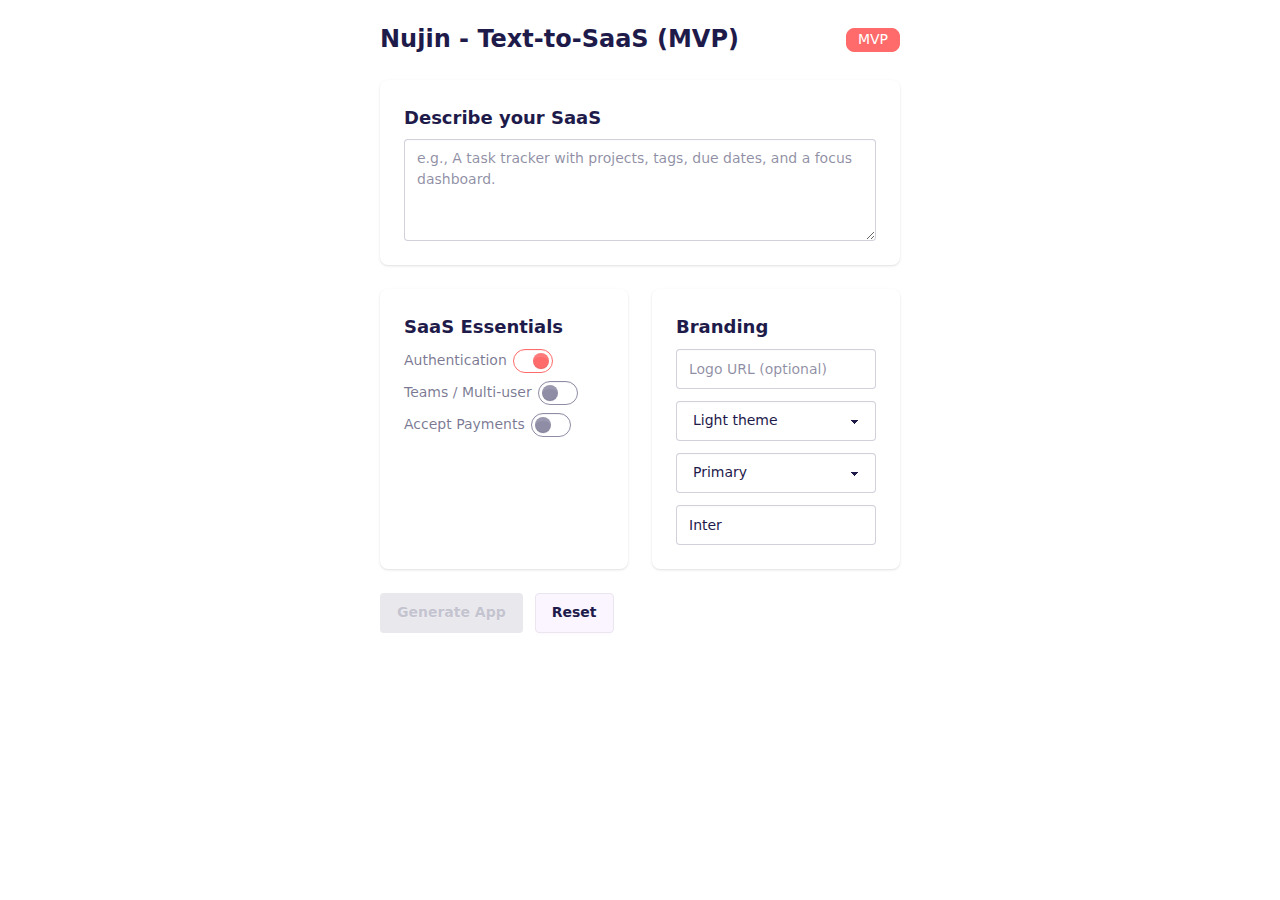
<file: app/index.html>
<!DOCTYPE html><html><head><meta charset="utf-8"><meta name="viewport" content="width=device-width, initial-scale=1"><link rel="stylesheet" href="/_nuxt/entry.CiM4t96J.css" crossorigin><link rel="preload" as="fetch" crossorigin="anonymous" href="/app/_payload.json?1c83fd71-c773-4f0f-a51c-5b45bf8a8843"><link rel="modulepreload" as="script" crossorigin href="/_nuxt/DmguNuzZ.js"><link rel="modulepreload" as="script" crossorigin href="/_nuxt/D2bGvTzM.js"><link rel="preload" as="fetch" fetchpriority="low" crossorigin="anonymous" href="/_nuxt/builds/meta/1c83fd71-c773-4f0f-a51c-5b45bf8a8843.json"><link rel="prefetch" as="script" crossorigin href="/_nuxt/DcOTXvvh.js"><link rel="prefetch" as="script" crossorigin href="/_nuxt/Ou39rsch.js"><link rel="prefetch" as="script" crossorigin href="/_nuxt/DlAUqK2U.js"><link rel="prefetch" as="script" crossorigin href="/_nuxt/B4JyKtS1.js"><script type="module" src="/_nuxt/DmguNuzZ.js" crossorigin></script></head><body><div id="__nuxt"><div class="min-h-screen flex flex-col bg-base-100 text-base-content"><div class="max-w-4xl mx-auto p-6"><div class="flex items-center justify-between"><h1 class="text-2xl font-bold">Nujin - Text-to-SaaS (MVP)</h1><span class="badge badge-primary">MVP</span></div><div class="mt-6 card bg-base-100 shadow"><div class="card-body"><h2 class="card-title">Describe your SaaS</h2><textarea class="textarea textarea-bordered w-full" rows="4" placeholder="e.g., A task tracker with projects, tags, due dates, and a focus dashboard."></textarea></div></div><div class="mt-6 grid md:grid-cols-2 gap-6"><div class="card bg-base-100 shadow"><div class="card-body"><h3 class="font-semibold text-lg">SaaS Essentials</h3><div class="form-control"><label class="label cursor-pointer"><span class="label-text">Authentication</span><input type="checkbox" class="toggle toggle-primary" checked></label></div><div class="form-control"><label class="label cursor-pointer"><span class="label-text">Teams / Multi-user</span><input type="checkbox" class="toggle toggle-primary"></label></div><div class="form-control"><label class="label cursor-pointer"><span class="label-text">Accept Payments</span><input type="checkbox" class="toggle toggle-primary"></label></div></div></div><div class="card bg-base-100 shadow"><div class="card-body"><h3 class="font-semibold text-lg">Branding</h3><div class="grid grid-cols-1 gap-3"><input type="text" class="input input-bordered" value="" placeholder="Logo URL (optional)"><select class="select select-bordered"><option value="light" selected>Light theme</option><option value="dark">Dark theme</option></select><select class="select select-bordered"><option value="primary" selected>Primary</option><option value="secondary">Secondary</option><option value="accent">Accent</option><option value="neutral">Neutral</option><option value="info">Info</option><option value="success">Success</option><option value="warning">Warning</option><option value="error">Error</option></select><input type="text" class="input input-bordered" value="Inter" placeholder="Font (e.g., Inter)"></div></div></div></div><!----><div class="mt-6 flex gap-3"><button class="btn-primary btn btn-primary" disabled>Generate App</button><button class="btn">Reset</button></div><!----></div></div></div><div id="teleports"></div><script type="application/json" data-nuxt-data="nuxt-app" data-ssr="true" id="__NUXT_DATA__" data-src="/app/_payload.json?1c83fd71-c773-4f0f-a51c-5b45bf8a8843">[{"state":1,"once":3,"_errors":4,"serverRendered":6,"path":7,"prerenderedAt":8},["Reactive",2],{},["Set"],["ShallowReactive",5],{},true,"/app",1756213606025]</script><script>window.__NUXT__={};window.__NUXT__.config={public:{coingeckoUrl:"https://api.coingecko.com/api/v3/simple/price?ids=solana&vs_currencies=usd"},app:{baseURL:"/",buildId:"1c83fd71-c773-4f0f-a51c-5b45bf8a8843",buildAssetsDir:"/_nuxt/",cdnURL:""}}</script></body></html>
</file>
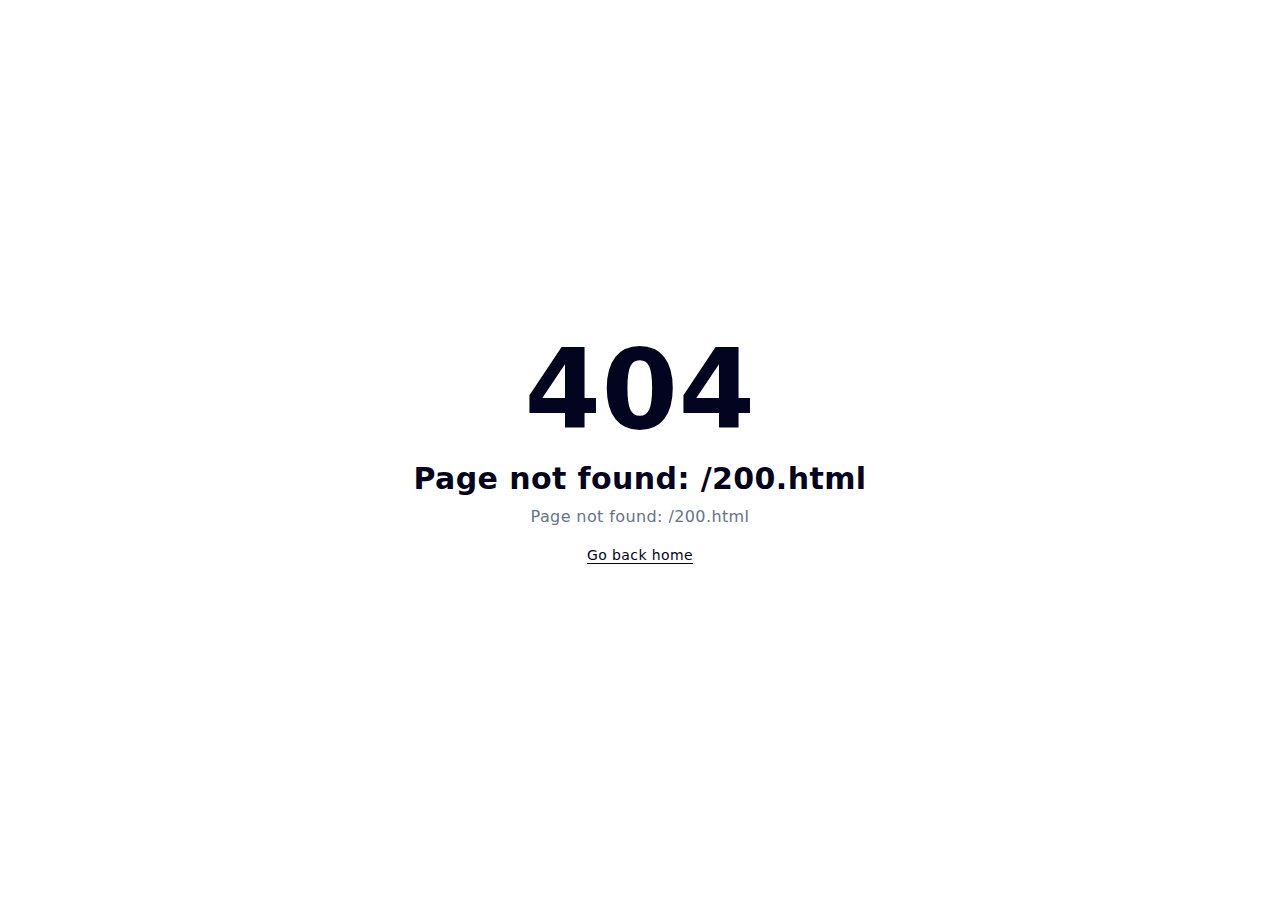
<file: 200.html>
<!DOCTYPE html><html><head><meta charset="utf-8"><meta name="viewport" content="width=device-width, initial-scale=1"><link rel="stylesheet" href="/_nuxt/entry.CiM4t96J.css" crossorigin><link rel="modulepreload" as="script" crossorigin href="/_nuxt/DmguNuzZ.js"><link rel="prefetch" as="script" crossorigin href="/_nuxt/DcOTXvvh.js"><link rel="prefetch" as="script" crossorigin href="/_nuxt/Ou39rsch.js"><link rel="prefetch" as="script" crossorigin href="/_nuxt/DlAUqK2U.js"><link rel="prefetch" as="script" crossorigin href="/_nuxt/B4JyKtS1.js"><script type="module" src="/_nuxt/DmguNuzZ.js" crossorigin></script></head><body><div id="__nuxt"></div><div id="teleports"></div><script type="application/json" data-nuxt-data="nuxt-app" data-ssr="false" id="__NUXT_DATA__">[{"prerenderedAt":1,"serverRendered":2},1756213605977,false]</script><script>window.__NUXT__={};window.__NUXT__.config={public:{coingeckoUrl:"https://api.coingecko.com/api/v3/simple/price?ids=solana&vs_currencies=usd"},app:{baseURL:"/",buildId:"1c83fd71-c773-4f0f-a51c-5b45bf8a8843",buildAssetsDir:"/_nuxt/",cdnURL:""}}</script></body></html>
</file>
